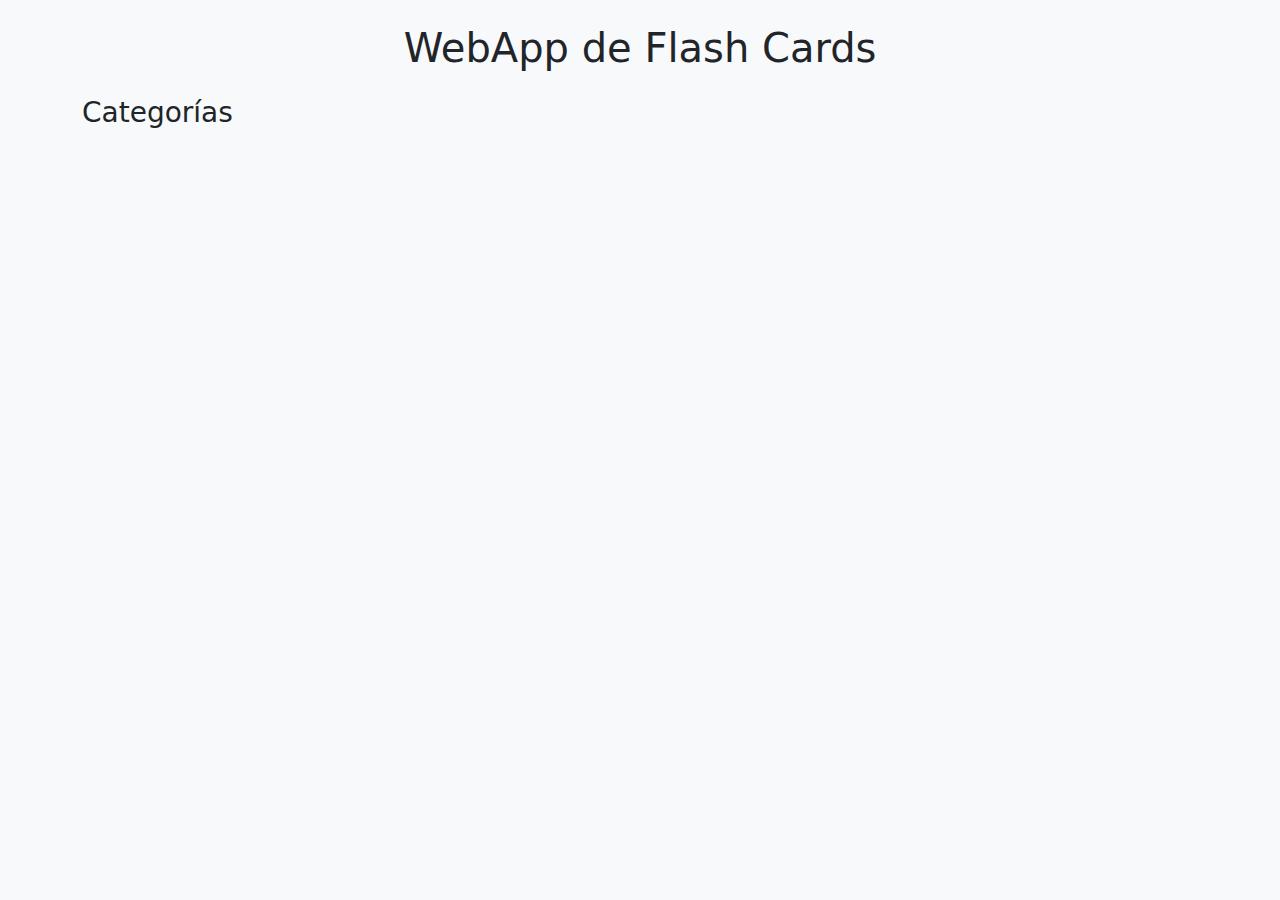
<file: src/main/resources/static/index.html>
<!DOCTYPE html>
<html lang="es">
<head>
    <meta charset="UTF-8">
    <title>WebApp de Flash Cards</title>
    <link rel="icon" href="/favicon.ico">
    <link href="https://cdn.jsdelivr.net/npm/bootstrap@5.3.0/dist/css/bootstrap.min.css" rel="stylesheet">
    <link href="https://cdn.jsdelivr.net/npm/bootstrap-icons/font/bootstrap-icons.css" rel="stylesheet">
</head>
<body class="bg-light">

<div class="container py-4">
    <h1 class="text-center mb-4">WebApp de Flash Cards</h1>

    <div id="categories" class="mb-4">
        <h3>Categorías</h3>
        <div class="d-flex flex-wrap gap-2" id="category-buttons"></div>
    </div>

    <div id="flashcards" style="display: none;">
        <h3>Flash Cards</h3>
        <div class="row" id="flashcard-container"></div>
        <button class="btn btn-secondary mt-3" onclick="showCategories()">Volver a Categorías</button>
    </div>
</div>

<script src="js/app.js"></script>
<script src="https://cdn.jsdelivr.net/npm/bootstrap@5.3.0/dist/js/bootstrap.bundle.min.js"></script>


</body>
</html>
</file>
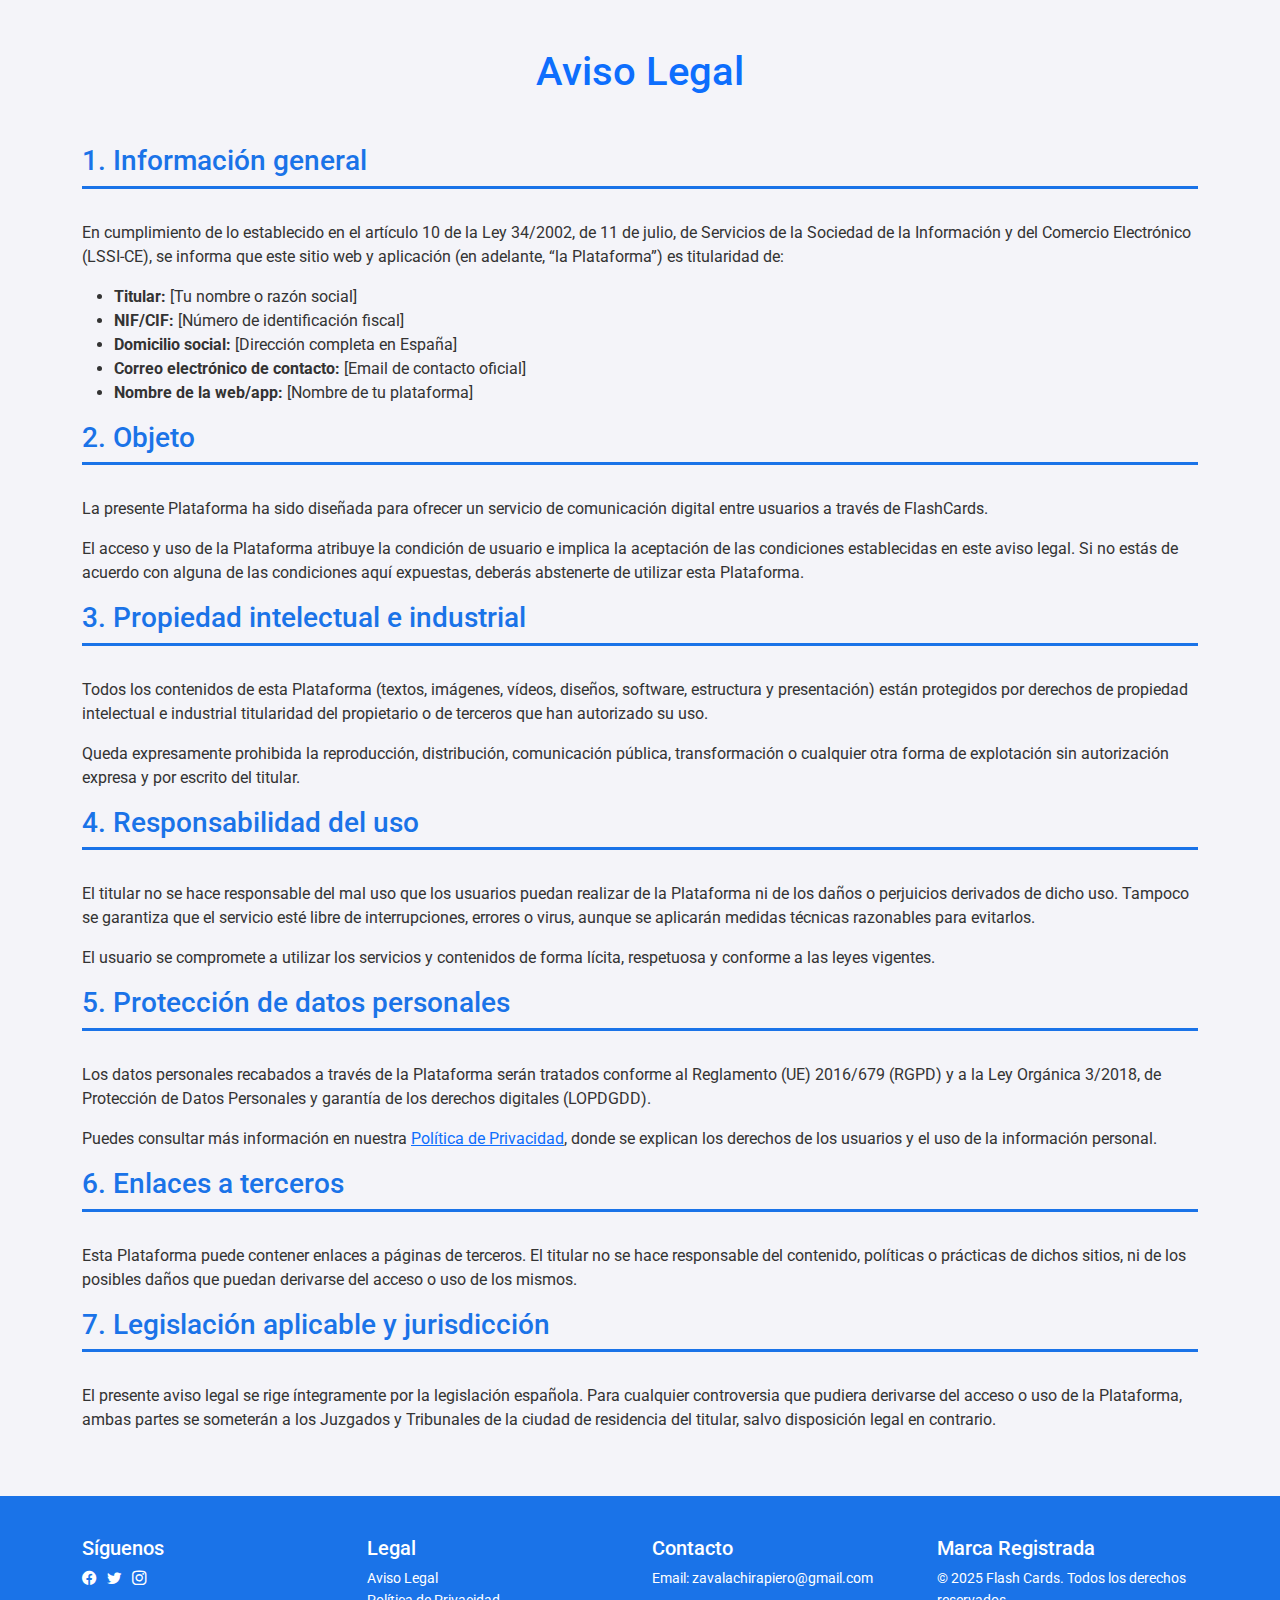
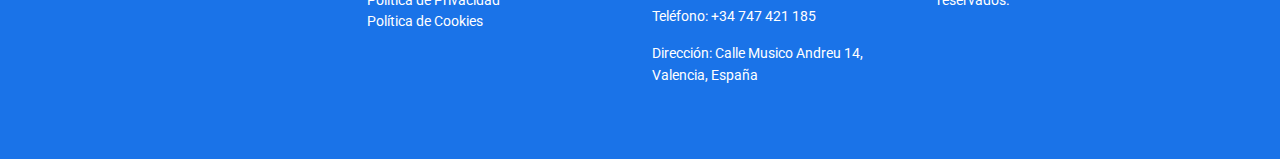
<file: src/main/resources/static/aviso-legal.html>
<!DOCTYPE html>
<html lang="es">
<head>
    <meta charset="UTF-8">
    <meta name="viewport" content="width=device-width, initial-scale=1.0">
    <title>Aviso Legal</title>
    <link rel="icon" href="/favicon.ico">
    <link href="https://cdn.jsdelivr.net/npm/bootstrap@5.3.0/dist/css/bootstrap.min.css" rel="stylesheet">
    <link href="https://cdn.jsdelivr.net/npm/bootstrap-icons/font/bootstrap-icons.css" rel="stylesheet">
    <link href="https://fonts.googleapis.com/css2?family=Roboto:wght@400;500;700&display=swap" rel="stylesheet">
    <style>
        body {
            font-family: 'Roboto', sans-serif;
            background-color: #f4f4f9;
            color: #333;
        }
        .navbar {
            background-color: #1a73e8;
        }
        .navbar-brand, .navbar-nav .nav-link {
            color: #fff !important;
            font-weight: 500;
        }
        .navbar-brand:hover, .navbar-nav .nav-link:hover {
            color: #dce4f7 !important;
        }
        .section-title {
            border-bottom: 3px solid #1a73e8;
            padding-bottom: 0.5rem;
            margin-bottom: 2rem;
            font-weight: 500;
            color: #1a73e8;
        }
        footer {
            background-color: #1a73e8;
            color: #fff;
            padding: 1rem 0;
            text-align: center;
            font-size: 0.9rem;
        }
        footer a {
            color: #dce4f7;
            text-decoration: none;
        }
        footer a:hover {
            text-decoration: underline;
        }
    </style>
</head>
<body>
<div class="container py-5">
    <h1 class="text-center mb-5 text-primary">Aviso Legal</h1>

    <div>
        <h3 class="section-title">1. Información general</h3>
        <p>En cumplimiento de lo establecido en el artículo 10 de la Ley 34/2002, de 11 de julio, de Servicios de la Sociedad de la Información y del Comercio Electrónico (LSSI-CE), se informa que este sitio web y aplicación (en adelante, “la Plataforma”) es titularidad de:</p>
        <ul>
            <!-- Todo: Cambia los datos a continuación por los de tu empresa o persona -->
            <li><strong>Titular:</strong> [Tu nombre o razón social]</li>
            <li><strong>NIF/CIF:</strong> [Número de identificación fiscal]</li>
            <li><strong>Domicilio social:</strong> [Dirección completa en España]</li>
            <li><strong>Correo electrónico de contacto:</strong> [Email de contacto oficial]</li>
            <li><strong>Nombre de la web/app:</strong> [Nombre de tu plataforma]</li>
        </ul>

        <h3 class="section-title">2. Objeto</h3>
        <p>La presente Plataforma ha sido diseñada para ofrecer un servicio de comunicación digital entre usuarios a través de FlashCards.</p>
        <p>El acceso y uso de la Plataforma atribuye la condición de usuario e implica la aceptación de las condiciones establecidas en este aviso legal. Si no estás de acuerdo con alguna de las condiciones aquí expuestas, deberás abstenerte de utilizar esta Plataforma.</p>

        <h3 class="section-title">3. Propiedad intelectual e industrial</h3>
        <p>Todos los contenidos de esta Plataforma (textos, imágenes, vídeos, diseños, software, estructura y presentación) están protegidos por derechos de propiedad intelectual e industrial titularidad del propietario o de terceros que han autorizado su uso.</p>
        <p>Queda expresamente prohibida la reproducción, distribución, comunicación pública, transformación o cualquier otra forma de explotación sin autorización expresa y por escrito del titular.</p>

        <h3 class="section-title">4. Responsabilidad del uso</h3>
        <p>El titular no se hace responsable del mal uso que los usuarios puedan realizar de la Plataforma ni de los daños o perjuicios derivados de dicho uso. Tampoco se garantiza que el servicio esté libre de interrupciones, errores o virus, aunque se aplicarán medidas técnicas razonables para evitarlos.</p>
        <p>El usuario se compromete a utilizar los servicios y contenidos de forma lícita, respetuosa y conforme a las leyes vigentes.</p>

        <h3 class="section-title">5. Protección de datos personales</h3>
        <p>Los datos personales recabados a través de la Plataforma serán tratados conforme al Reglamento (UE) 2016/679 (RGPD) y a la Ley Orgánica 3/2018, de Protección de Datos Personales y garantía de los derechos digitales (LOPDGDD).</p>
        <p>Puedes consultar más información en nuestra <a href="/politica-privacidad.html">Política de Privacidad</a>, donde se explican los derechos de los usuarios y el uso de la información personal.</p>

        <h3 class="section-title">6. Enlaces a terceros</h3>
        <p>Esta Plataforma puede contener enlaces a páginas de terceros. El titular no se hace responsable del contenido, políticas o prácticas de dichos sitios, ni de los posibles daños que puedan derivarse del acceso o uso de los mismos.</p>

        <h3 class="section-title">7. Legislación aplicable y jurisdicción</h3>
        <p>El presente aviso legal se rige íntegramente por la legislación española. Para cualquier controversia que pudiera derivarse del acceso o uso de la Plataforma, ambas partes se someterán a los Juzgados y Tribunales de la ciudad de residencia del titular, salvo disposición legal en contrario.</p>
    </div>
</div>

<footer>
    <div class="container py-4">
        <div class="row text-center text-md-start">
            <div class="col-md-3 mb-3">
                <h5>Síguenos</h5>
                <div>
                    <a href="https://facebook.com" target="_blank" class="text-white me-2"><i class="bi bi-facebook"></i></a>
                    <a href="https://twitter.com" target="_blank" class="text-white me-2"><i class="bi bi-twitter"></i></a>
                    <a href="https://instagram.com" target="_blank" class="text-white"><i class="bi bi-instagram"></i></a>
                </div>
            </div>
            <div class="col-md-3 mb-3">
                <h5>Legal</h5>
                <ul class="list-unstyled">
                    <li><a href="/aviso-legal.html" class="text-white">Aviso Legal</a></li>
                    <li><a href="/politica-privacidad.html" class="text-white">Política de Privacidad</a></li>
                    <li><a href="/politica-cookies.html" class="text-white">Política de Cookies</a></li>
                </ul>
            </div>
            <div class="col-md-3 mb-3">
                <h5>Contacto</h5>
                <p>Email: zavalachirapiero@gmail.com</p>
                <p>Teléfono: +34 747 421 185</p>
                <p>Dirección: Calle Musico Andreu 14, Valencia, España</p>
            </div>
            <div class="col-md-3 mb-3">
                <h5>Marca Registrada</h5>
                <p>&copy; 2025 Flash Cards. Todos los derechos reservados.</p>
            </div>
        </div>
    </div>
</footer>
<script src="https://cdn.jsdelivr.net/npm/bootstrap@5.3.0/dist/js/bootstrap.bundle.min.js"></script>
</body>
</html>
</file>
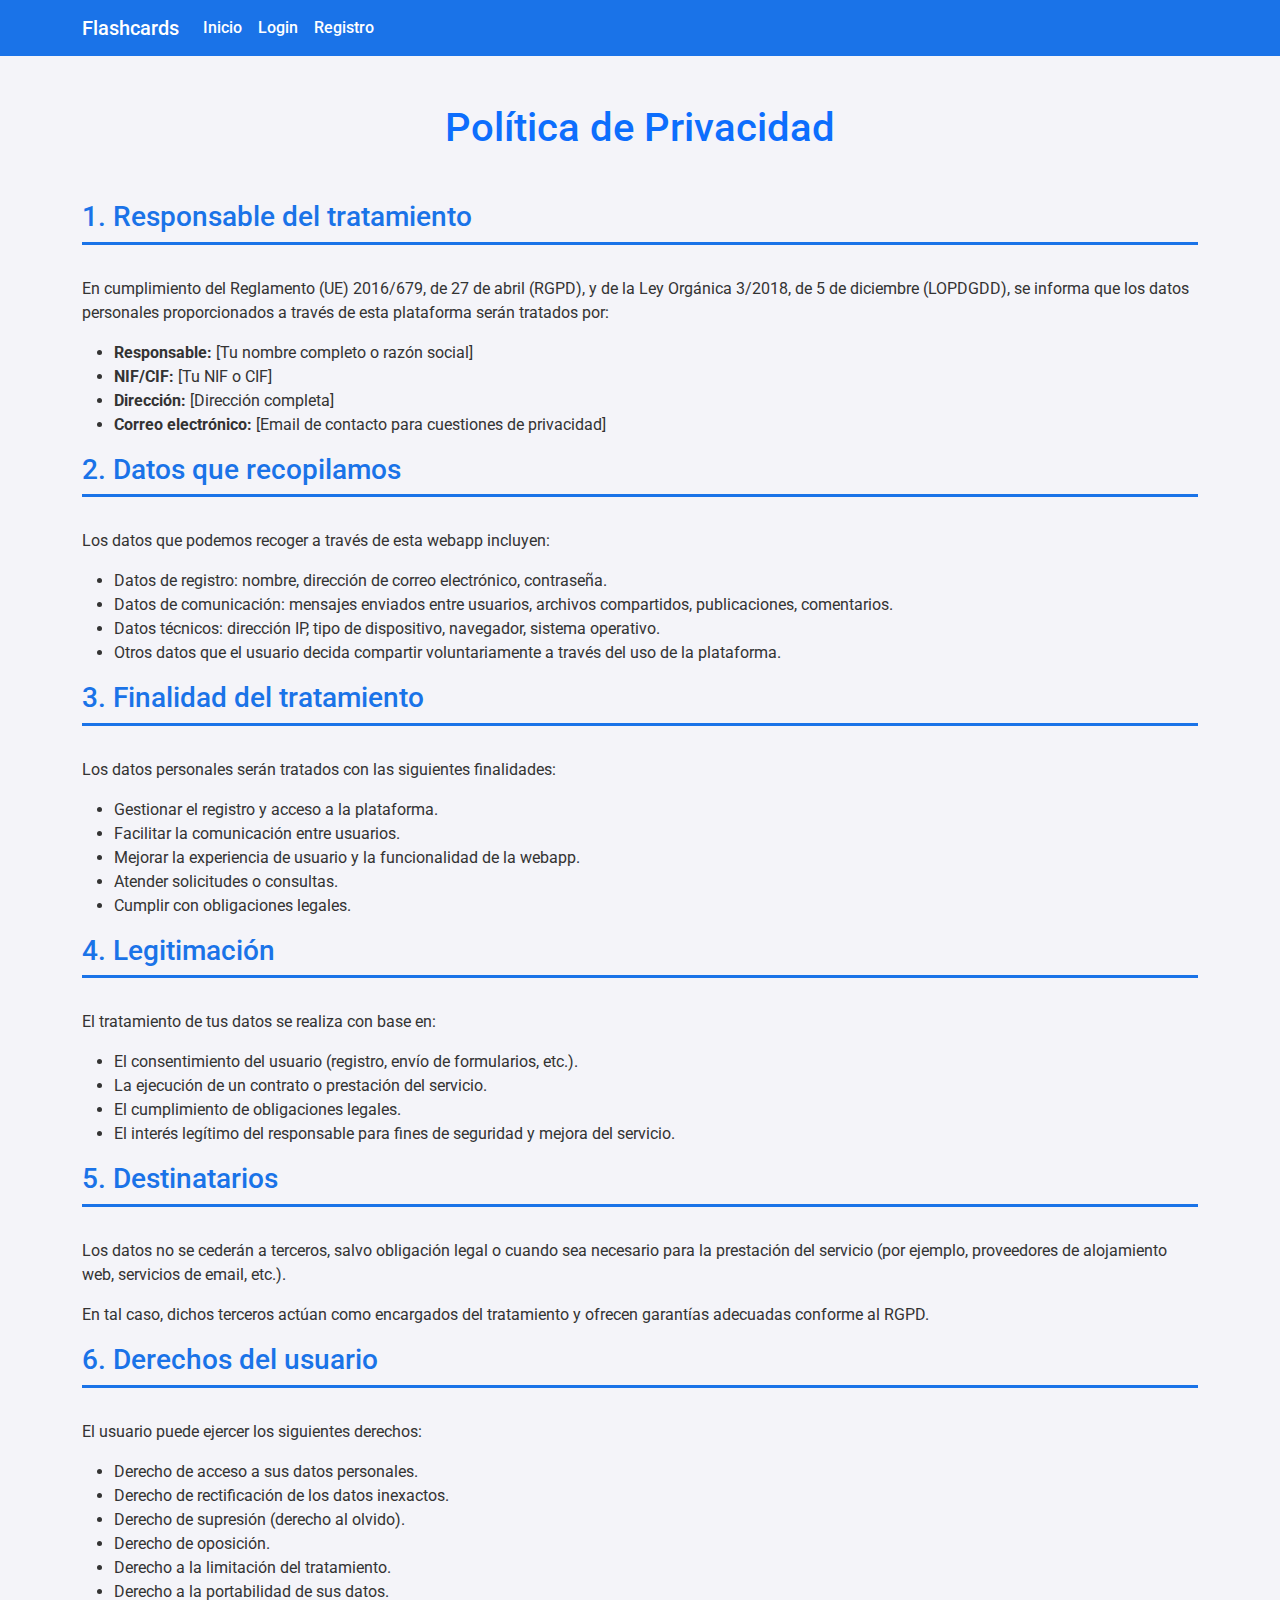
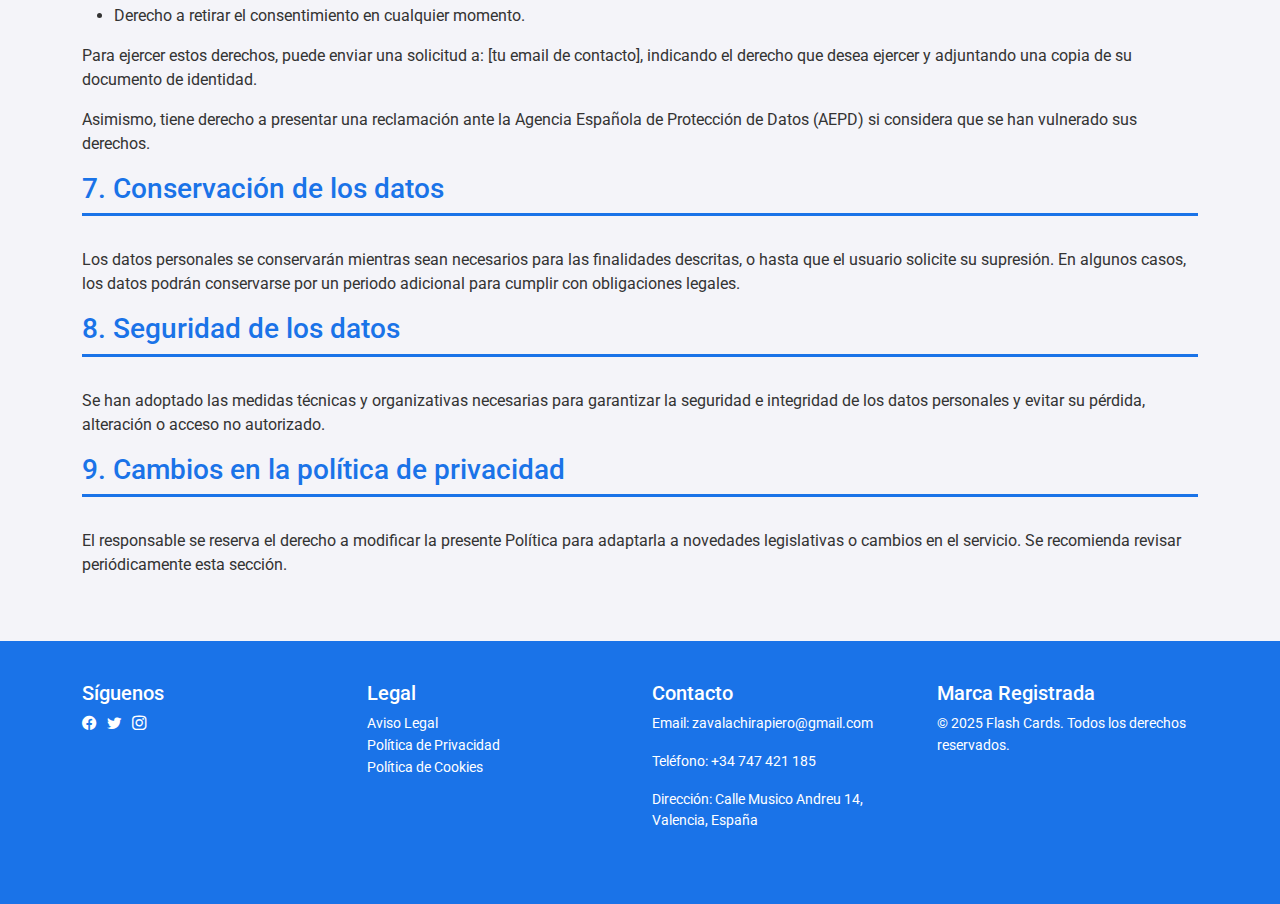
<file: src/main/resources/static/politica-privacidad.html>
<!DOCTYPE html>
<html lang="es">
<head>
    <meta charset="UTF-8">
    <meta name="viewport" content="width=device-width, initial-scale=1.0">
    <meta name="theme-color" id="theme-color" content="#ffffff">
    <title>Política de Privacidad</title>
    <link rel="icon" href="/favicon.ico">
    <link href="https://cdn.jsdelivr.net/npm/bootstrap@5.3.0/dist/css/bootstrap.min.css" rel="stylesheet">
    <link href="https://cdn.jsdelivr.net/npm/bootstrap-icons/font/bootstrap-icons.css" rel="stylesheet">
    <link href="https://fonts.googleapis.com/css2?family=Roboto:wght@400;500;700&display=swap" rel="stylesheet">
    <style>
        body {
            font-family: 'Roboto', sans-serif;
            background-color: #f4f4f9;
            color: #333;
        }
        .navbar {
            background-color: #1a73e8;
        }
        .navbar-brand, .navbar-nav .nav-link {
            color: #fff !important;
            font-weight: 500;
        }
        .navbar-brand:hover, .navbar-nav .nav-link:hover {
            color: #dce4f7 !important;
        }
        .section-title {
            border-bottom: 3px solid #1a73e8;
            padding-bottom: 0.5rem;
            margin-bottom: 2rem;
            font-weight: 500;
            color: #1a73e8;
        }
        footer {
            background-color: #1a73e8;
            color: #fff;
            padding: 1rem 0;
            text-align: center;
            font-size: 0.9rem;
        }
        footer a {
            color: #dce4f7;
            text-decoration: none;
        }
        footer a:hover {
            text-decoration: underline;
        }
        /* Modo Oscuro */
        .dark-mode {
            background-color: #121212;
            color: #e0e0e0;
        }
        .dark-mode .navbar {
            background-color: #1e1e1e !important;
            border-bottom: 1px solid #333;
        }
        .dark-mode .section-title {
            color: #90caf9;
            border-bottom-color: #444;
        }
        .dark-mode footer {
            background-color: #1e1e1e;
            border-top: 1px solid #333;
            color: #aaa;
        }
        .mode-toggle-icon {
            transition: transform 0.3s ease;
        }
        .dark-mode .mode-toggle-icon {
            transform: rotate(180deg);
        }
    </style>
</head>
<body>
<!-- Barra de navegación -->
<nav class="navbar navbar-expand-lg navbar-dark">
    <div class="container">
        <a class="navbar-brand" href="/">Flashcards</a>
        <button class="navbar-toggler" type="button" data-bs-toggle="collapse" data-bs-target="#navbarNav">
            <span class="navbar-toggler-icon"></span>
        </button>
        <div class="collapse navbar-collapse" id="navbarNav">
            <ul class="navbar-nav me-auto">
                <li class="nav-item">
                    <a class="nav-link" href="/">Inicio</a>
                </li>
                <li class="nav-item" id="login-item">
                    <a class="nav-link" href="/login.html">Login</a>
                </li>
                <li class="nav-item" id="register-item">
                    <a class="nav-link" href="/registry.html">Registro</a>
                </li>
                <!-- Elementos solo para usuarios autenticados -->
                <li class="nav-item d-none" id="profile-item">
                    <a class="nav-link" href="/profile.html">
                        <i class="bi bi-person"></i>
                        <span id="username-display" class="ms-1"></span>
                    </a>
                </li>
                <li class="nav-item d-none" id="logout-item">
                    <a class="nav-link" href="#" id="logout-link">Cerrar sesión</a>
                </li>
            </ul>
        </div>
    </div>
</nav>
<div class="container py-5">
    <h1 class="text-center mb-5 text-primary">Política de Privacidad</h1>

    <div>
        <h3 class="section-title">1. Responsable del tratamiento</h3>
        <p>En cumplimiento del Reglamento (UE) 2016/679, de 27 de abril (RGPD), y de la Ley Orgánica 3/2018, de 5 de diciembre (LOPDGDD), se informa que los datos personales proporcionados a través de esta plataforma serán tratados por:</p>
        <ul>
            <!-- Todo: llenar info-->
            <li><strong>Responsable:</strong> [Tu nombre completo o razón social]</li>
            <li><strong>NIF/CIF:</strong> [Tu NIF o CIF]</li>
            <li><strong>Dirección:</strong> [Dirección completa]</li>
            <li><strong>Correo electrónico:</strong> [Email de contacto para cuestiones de privacidad]</li>
        </ul>

        <h3 class="section-title">2. Datos que recopilamos</h3>
        <p>Los datos que podemos recoger a través de esta webapp incluyen:</p>
        <ul>
            <li>Datos de registro: nombre, dirección de correo electrónico, contraseña.</li>
            <li>Datos de comunicación: mensajes enviados entre usuarios, archivos compartidos, publicaciones, comentarios.</li>
            <li>Datos técnicos: dirección IP, tipo de dispositivo, navegador, sistema operativo.</li>
            <li>Otros datos que el usuario decida compartir voluntariamente a través del uso de la plataforma.</li>
        </ul>

        <h3 class="section-title">3. Finalidad del tratamiento</h3>
        <p>Los datos personales serán tratados con las siguientes finalidades:</p>
        <ul>
            <li>Gestionar el registro y acceso a la plataforma.</li>
            <li>Facilitar la comunicación entre usuarios.</li>
            <li>Mejorar la experiencia de usuario y la funcionalidad de la webapp.</li>
            <li>Atender solicitudes o consultas.</li>
            <li>Cumplir con obligaciones legales.</li>
        </ul>

        <h3 class="section-title">4. Legitimación</h3>
        <p>El tratamiento de tus datos se realiza con base en:</p>
        <ul>
            <li>El consentimiento del usuario (registro, envío de formularios, etc.).</li>
            <li>La ejecución de un contrato o prestación del servicio.</li>
            <li>El cumplimiento de obligaciones legales.</li>
            <li>El interés legítimo del responsable para fines de seguridad y mejora del servicio.</li>
        </ul>

        <h3 class="section-title">5. Destinatarios</h3>
        <p>Los datos no se cederán a terceros, salvo obligación legal o cuando sea necesario para la prestación del servicio (por ejemplo, proveedores de alojamiento web, servicios de email, etc.).</p>
        <p>En tal caso, dichos terceros actúan como encargados del tratamiento y ofrecen garantías adecuadas conforme al RGPD.</p>

        <h3 class="section-title">6. Derechos del usuario</h3>
        <p>El usuario puede ejercer los siguientes derechos:</p>
        <ul>
            <li>Derecho de acceso a sus datos personales.</li>
            <li>Derecho de rectificación de los datos inexactos.</li>
            <li>Derecho de supresión (derecho al olvido).</li>
            <li>Derecho de oposición.</li>
            <li>Derecho a la limitación del tratamiento.</li>
            <li>Derecho a la portabilidad de sus datos.</li>
            <li>Derecho a retirar el consentimiento en cualquier momento.</li>
        </ul>
        <p>Para ejercer estos derechos, puede enviar una solicitud a: [tu email de contacto], indicando el derecho que desea ejercer y adjuntando una copia de su documento de identidad.</p>
        <p>Asimismo, tiene derecho a presentar una reclamación ante la Agencia Española de Protección de Datos (AEPD) si considera que se han vulnerado sus derechos.</p>

        <h3 class="section-title">7. Conservación de los datos</h3>
        <p>Los datos personales se conservarán mientras sean necesarios para las finalidades descritas, o hasta que el usuario solicite su supresión. En algunos casos, los datos podrán conservarse por un periodo adicional para cumplir con obligaciones legales.</p>

        <h3 class="section-title">8. Seguridad de los datos</h3>
        <p>Se han adoptado las medidas técnicas y organizativas necesarias para garantizar la seguridad e integridad de los datos personales y evitar su pérdida, alteración o acceso no autorizado.</p>

        <h3 class="section-title">9. Cambios en la política de privacidad</h3>
        <p>El responsable se reserva el derecho a modificar la presente Política para adaptarla a novedades legislativas o cambios en el servicio. Se recomienda revisar periódicamente esta sección.</p>
    </div>
</div>

<footer>
    <div class="container py-4">
        <div class="row text-center text-md-start">
            <div class="col-md-3 mb-3">
                <h5>Síguenos</h5>
                <div>
                    <a href="https://facebook.com" target="_blank" class="text-white me-2"><i class="bi bi-facebook"></i></a>
                    <a href="https://twitter.com" target="_blank" class="text-white me-2"><i class="bi bi-twitter"></i></a>
                    <a href="https://instagram.com" target="_blank" class="text-white"><i class="bi bi-instagram"></i></a>
                </div>
            </div>
            <div class="col-md-3 mb-3">
                <h5>Legal</h5>
                <ul class="list-unstyled">
                    <li><a href="/aviso-legal.html" class="text-white">Aviso Legal</a></li>
                    <li><a href="/politica-privacidad.html" class="text-white">Política de Privacidad</a></li>
                    <li><a href="/politica-cookies.html" class="text-white">Política de Cookies</a></li>
                </ul>
            </div>
            <div class="col-md-3 mb-3">
                <h5>Contacto</h5>
                <p>Email: zavalachirapiero@gmail.com</p>
                <p>Teléfono: +34 747 421 185</p>
                <p>Dirección: Calle Musico Andreu 14, Valencia, España</p>
            </div>
            <div class="col-md-3 mb-3">
                <h5>Marca Registrada</h5>
                <p>&copy; 2025 Flash Cards. Todos los derechos reservados.</p>
            </div>
        </div>
    </div>
</footer>
<script src="https://cdn.jsdelivr.net/npm/bootstrap@5.3.0/dist/js/bootstrap.bundle.min.js"></script>
<script src="js/config.js"></script>
<script src="js/app.js"></script>
<script>
    function updateAuthUI() {
        const token = localStorage.getItem('token');
        const username = localStorage.getItem('username');

        const usernameItem = document.getElementById('username-item');
        if (usernameItem) usernameItem.classList.toggle('d-none', !token);

        const loginItem    = document.getElementById('login-item');
        const registerItem = document.getElementById('register-item');
        const profileItem  = document.getElementById('profile-item');
        const logoutItem   = document.getElementById('logout-item');

        if (loginItem)    loginItem.classList.toggle('d-none', !!token);
        if (registerItem) registerItem.classList.toggle('d-none', !!token);
        if (profileItem)  profileItem.classList.toggle('d-none', !token);
        if (logoutItem)   logoutItem.classList.toggle('d-none', !token);
        const usernameDisplay = document.getElementById('username-display');
        // Mostrar el nombre de usuario si está disponible
        if (usernameDisplay && username) {
            usernameDisplay.textContent = username;
        }
    }
    function actualizarThemeColor() {
        const metaThemeColor = document.getElementById('theme-color');
        if (document.body.classList.contains('dark-mode')) {
            metaThemeColor.setAttribute("content", "#121212");
        } else {
            metaThemeColor.setAttribute("content", "#ffffff");
        }
    }
    function logout(e) {
        e.preventDefault();
        localStorage.removeItem('token');
        localStorage.removeItem('username');
        updateAuthUI();
        window.location.href = '/';
    }

    // Observar cambios en el classList del body
    const observer = new MutationObserver(function(mutations) {
        mutations.forEach(function(mutation) {
            if (mutation.attributeName === "class") {
                actualizarThemeColor();
            }
        });
    });

    document.addEventListener('DOMContentLoaded', () => {
        updateAuthUI();
        const logoutLink = document.getElementById('logout-link');
        if (logoutLink) logoutLink.addEventListener('click', logout);
        observer.observe(document.body, { attributes: true });
        actualizarThemeColor();
    });
</script>
</body>
</html>
</file>
